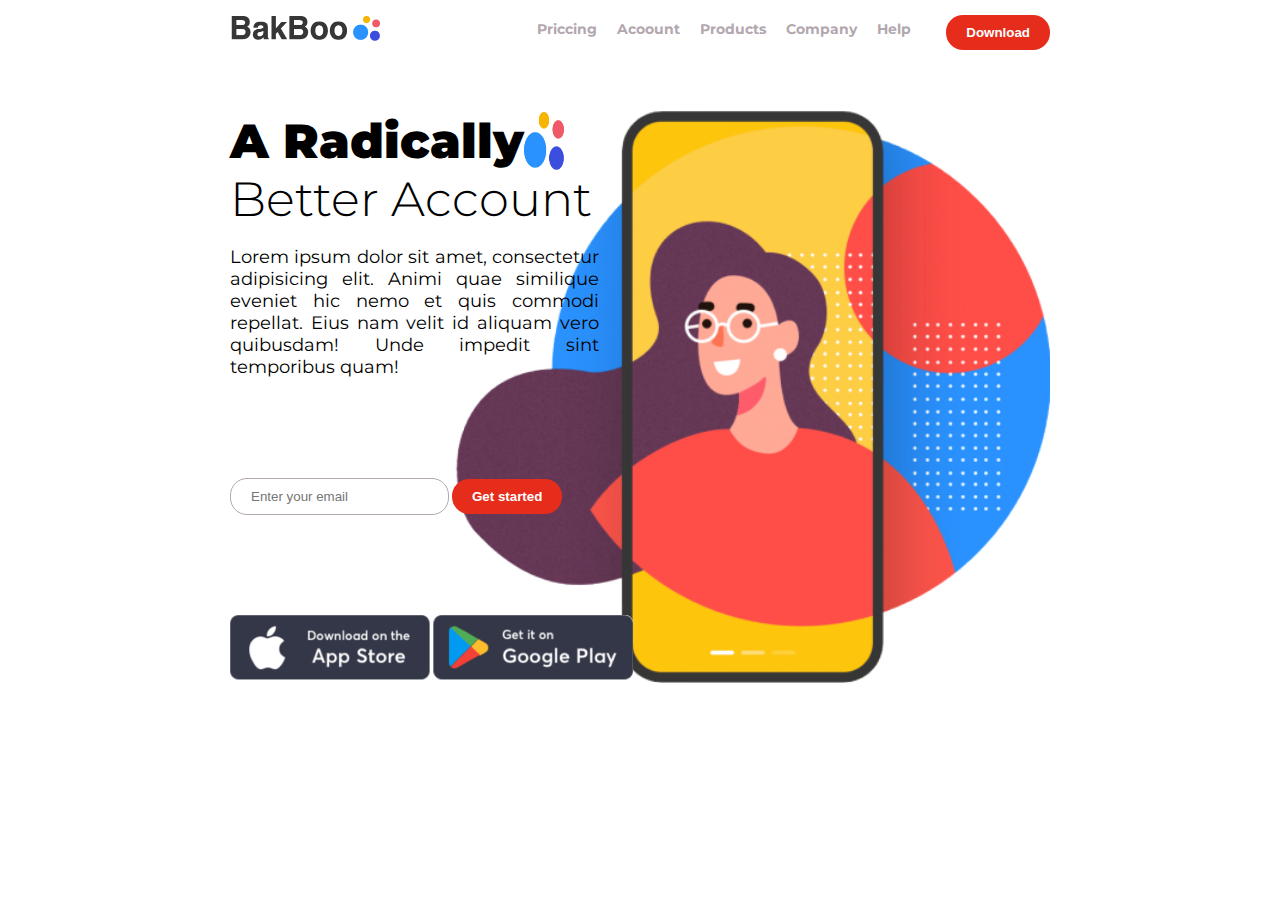
<file: index.html>
<!DOCTYPE html>
<html lang="en">
<head>
    <meta charset="UTF-8">
    <meta name="viewport" content="width=device-width, initial-scale=1.0">
    <link rel="stylesheet" href="css/styles.css">
    <title>Bakboo</title>
</head>
<body>
    <section class="container">
        <header>
            <div>
                <a href="index.html"><img width="150px" src="images/logo.png" alt="logo" /></a>
            </div>
                <nav>
                    <ul>
                         <li><a href="#">Priccing</a></li>
                         <li><a href="#">Acoount</a></li>
                         <li><a href="products.html">Products</a></li>
                         <li><a href="#">Company</a></li>
                         <li><a href="#">Help</a></li>
                    </ul>
                </nav>
            <div>
                <button>Download</button>
            </div>        
        </header>
        <article>
            <section class="box-content">
                <section class="content-one">
                    <h1>A Radically</h1> 
                    </div>
                        <img width="40px" src="images/bolitas.png" alt="huella"/>
                    </div>
                </section>
                <h3>Better Account</h3>
                <div class="box-middle">
                    <p>Lorem ipsum dolor sit amet, consectetur adipisicing elit. Animi quae similique eveniet hic nemo et quis commodi repellat. Eius nam velit id aliquam vero quibusdam! Unde impedit sint temporibus quam!</p>
                </div>
                <form>
                    <input type="email" placeholder="Enter your email"/>
                    <button>Get started</button>
                </form>
                <section class="shop-buttons">
                     </div>
                        <a href="#"><img src="images/buttom_app_store.png" alt="download app store"/></a>
                    </div>
                     </div>
                        <a href="#"><img src="images/buttom_google_play.png" alt="download app google play"/></a>
                    </div>
                </section> 
            </section>    
        </article>
    </section>
</body>
</html>
</file>
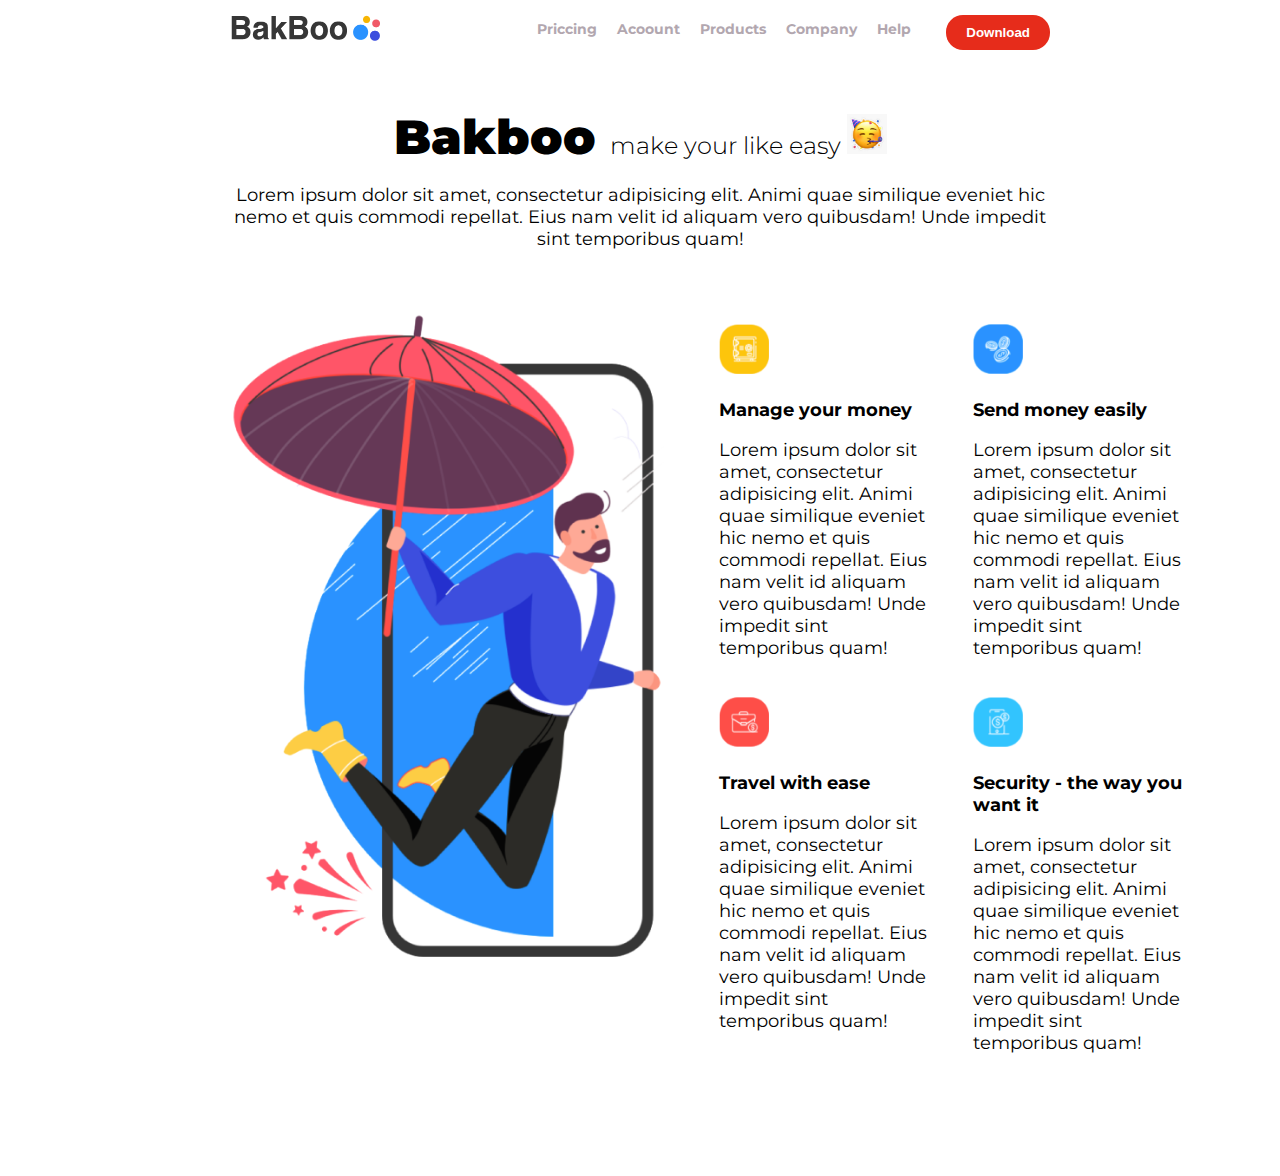
<file: products.html>
<!DOCTYPE html>
<html lang="en">
    <head>
        <meta charset="UTF-8">
        <meta name="viewport" content="width=device-width, initial-scale=1.0">
        <link rel="stylesheet" href="css/styles.css">
        <title>Products</title>
    </head>
    <body>
        <section class="container">
            <header>
                <div>
                    <a href="index.html"><img width="150px" src="images/logo.png" alt="logo" /></a>
                </div>
                <nav>
                    <ul>
                         <li><a href="#">Priccing</a></li>
                         <li><a href="#">Acoount</a></li>
                         <li><a href="products.html">Products</a></li>
                         <li><a href="#">Company</a></li>
                         <li><a href="#">Help</a></li>
                    </ul>
                </nav>
                <div>
                   <button>Download</button>
                </div>        
            </header>
            <article>
                <p>  
                  &nbsp;   
                </p>
                <section>
                    <section class="aligned-text">
                       <h1>Bakboo&nbsp;</h1>
                       <h2>make your like easy&nbsp;</h2>
                       <img width="40px" src="images/Feliz.jpg" alt="carita"/>
                    </section>
                    <div class="centered-text">
                         <p>Lorem ipsum dolor sit amet, consectetur adipisicing elit. Animi quae similique eveniet hic nemo et quis commodi repellat. Eius nam velit id aliquam vero quibusdam! Unde impedit sint temporibus quam!</p>
                    </div>
                </section>
                <section class="box">
                  <section>
                        <div class="box-left">
                            <div class="block1">
                            </div>                    
                        </div>      
                        <section class="box-rigth">
                            <div class="grid-container">
                                <div class="block">
                                    <a href="#"><img width="50px" src="images/icon1.png" alt="manage your money logo"></a>
                                    <h4><br>Manage your money</h4>                    
                                    <p>Lorem ipsum dolor sit amet, consectetur adipisicing elit. Animi quae similique eveniet hic nemo et quis commodi repellat. Eius nam velit id aliquam vero quibusdam! Unde impedit sint temporibus quam!</p> 
                                </div>
                                <div class="block">
                                   <a href="#"><img width="50px" src="images/icon2.png" alt="send money logo"/></a>
                                   <h4><br>Send money easily</h4>
                                   <p>Lorem ipsum dolor sit amet, consectetur adipisicing elit. Animi quae similique eveniet hic nemo et quis commodi repellat. Eius nam velit id aliquam vero quibusdam! Unde impedit sint temporibus quam!</p>
                                </div>
                                <div class="block">
                                  <a href="#"><img width="50px" src="images/icon3.png" alt="travel logo"/></a>
                                  <h4><br>Travel with ease</h4>
                                  <p>Lorem ipsum dolor sit amet, consectetur adipisicing elit. Animi quae similique eveniet hic nemo et quis commodi repellat. Eius nam velit id aliquam vero quibusdam! Unde impedit sint temporibus quam!</p>
                                </div>
                                <div class="block">
                                  <a href="#"><img width="50px" src="images/icon4.png" alt="security logo"/></a>
                                  <h4><br>Security - the way you want it</h4>
                                  <p>Lorem ipsum dolor sit amet, consectetur adipisicing elit. Animi quae similique eveniet hic nemo et quis commodi repellat. Eius nam velit id aliquam vero quibusdam! Unde impedit sint temporibus quam!</p>
                                </div>
                            </div>
                            <p>  
                               &nbsp;   
                            </p>
                            <p>  
                               &nbsp;   
                            </p>       
                        </section>
                    </section>
                </section>
            </article>
        </section>
    </body>
</html>
</file>
<file: css/styles.css>
/*
Estilos sitio web
*/

@import url('https://fonts.googleapis.com/css2?family=Montserrat:wght@300;400;700;900&display=swap');

/* index */

body {
    margin: 0;
    padding: 0;
    font-size: 12px;
    font-family: 'Montserrat', sans-serif;
 
}

.container{
    margin: 15px 230px;
}

p{
    font-size: 1.5em;
}

.content-one{
    display: flex;
     }

button {
    background-color: #E62C1B;
    color: #fff;
    border-radius: 17px;
    padding: 10px 20px;
    border: 0px;
    font-weight: 700;

}

button:hover {
    cursor: pointer;
}

input[type="email"]{
    border-radius: 17px;
    border: 1px solid #B2A7AF;
    padding: 10px 20px;
    outline: none;
}

h1{
    font-size: 4em;
    font-weight: 900;
    margin: 0px;
}

h3{
    font-size: 4em;
    font-weight: 300;   
    margin: 0px;
}

header{
    display: flex;
}

nav{
    flex: 1;
    margin-right: 25px;
    }

nav ul{
overflow: hidden;
padding: 0px;
margin: 0px;
float: right;
}

nav ul li {
    list-style: none;
    float: left;
    margin: 5px 10px;
}

nav ul li a {
    text-decoration: none;
    color: #B2A7AF;
    font-weight: 700;
    font-size: 1.2em;

}

nav ul li a:hover {
    color: #E62C1B ;
}

.box-content {
    padding-top: 2px;
    margin-top: 60px;
    background-image: url(../images/img1.png);
    background-repeat: no-repeat;
    background-position: right;
    background-size: contain ;
}

.shop-buttoms{
    display: flex;
    margin: 10px 0px;

}

.shop-buttoms div {
    margin-right: 30px;

}

.shop-buttoms div img {
    width: 200px;
    }
    
form {
    margin: 100px 0px;
}

.box-middle{
    width: 45%;
}

.box-middle p {
    text-align: justify;
}



/* Products section*/

.box {
 width: 965px;
 padding-top: 2px;
 margin-top: 60px;
 }

.centered-text{
    text-align: center; 
}

.aligned-text{
    display: flex;
    align-items: baseline;
    justify-content: center;
   
}

h2{
    font-size: 2em;
    font-weight: 300;   
    margin: 0px;
}

.box-left{
    width: 45%;
    float: left;
    background-image: url(../images/img2.png);
    background-repeat: no-repeat;
    background-size: contain;
}

.box-rigth{
    width: 50%;
    float: right;
    padding-top: 4px;
    margin-top: 2px;
}

.grid-container {
  display: grid;
  grid-template-columns: repeat(2, 1fr);
  grid-column-gap: 30px;
  grid-row-gap: 1em;
  padding: 2px;
}

.block{
  margin: 2px;
  padding: 2px;
}

.block1{
    margin: 2px;
    padding: 2px;
    height: 700px;
  }

h4{
    font-size: 1.5em;
    font-weight: 700;   
    margin: 0px;
}
</file>
